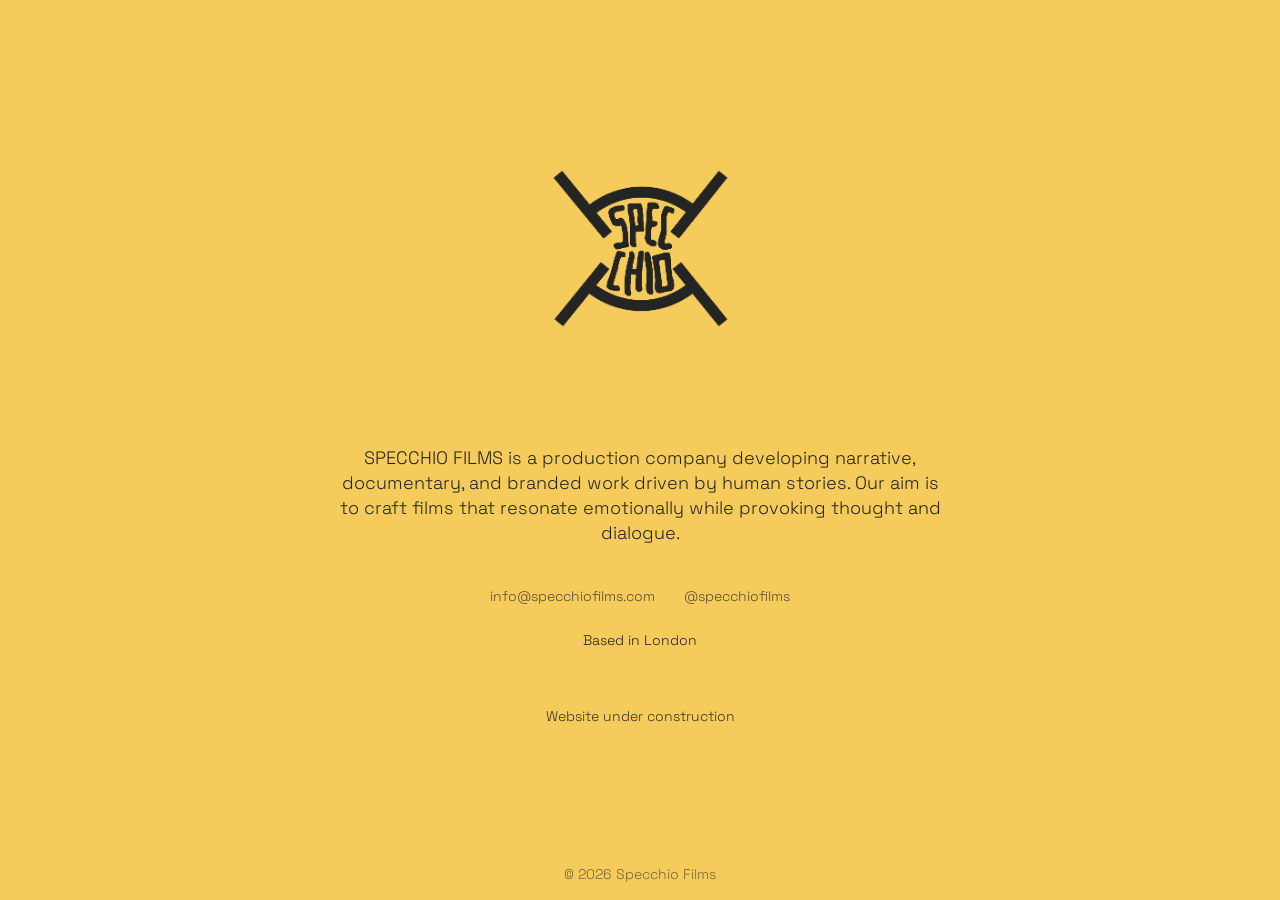
<file: index.html>
<!DOCTYPE html>
<html lang="en">
<head>
  <meta charset="UTF-8" />
  <meta name="viewport" content="width=device-width, initial-scale=1.0" />
  <title>Specchio Films — Maintenance</title>

  <!-- Typography first -->
  <link rel="stylesheet" href="./css/typography.css" />
  <link rel="stylesheet" href="./css/specchio_maintenance_page.css" />
</head>

<body>

  <div class="container">

    <div class="brand-logo">
      <img src="./images/SPECCHIO_LOGOFILES-02.png" alt="Specchio Films Logo" />
    </div>
    <p>
      SPECCHIO FILMS is a production company developing narrative, documentary, and branded work driven by human stories.
      Our aim is to craft films that resonate emotionally while provoking thought and dialogue.
    </p>

    <div class="info-sections">
      <div class="section">
        <p><a href="mailto:info@specchiofilms.com">info@specchiofilms.com</a></p>
      </div>

      <div class="section">
        <p><a href="https://instagram.com/specchiofilms" target="_blank" rel="noopener">@specchiofilms</a></p>
      </div>
    </div>

    <div class="single-section">
      <p>Based in London</p>
    </div>

    <div class="single-section-bottom">
      <p>Website under construction</p>
    </div>

  </div>

  <footer class="footer">
    <p>© 2026 Specchio Films</p>
  </footer>

</body>
</html>
</file>
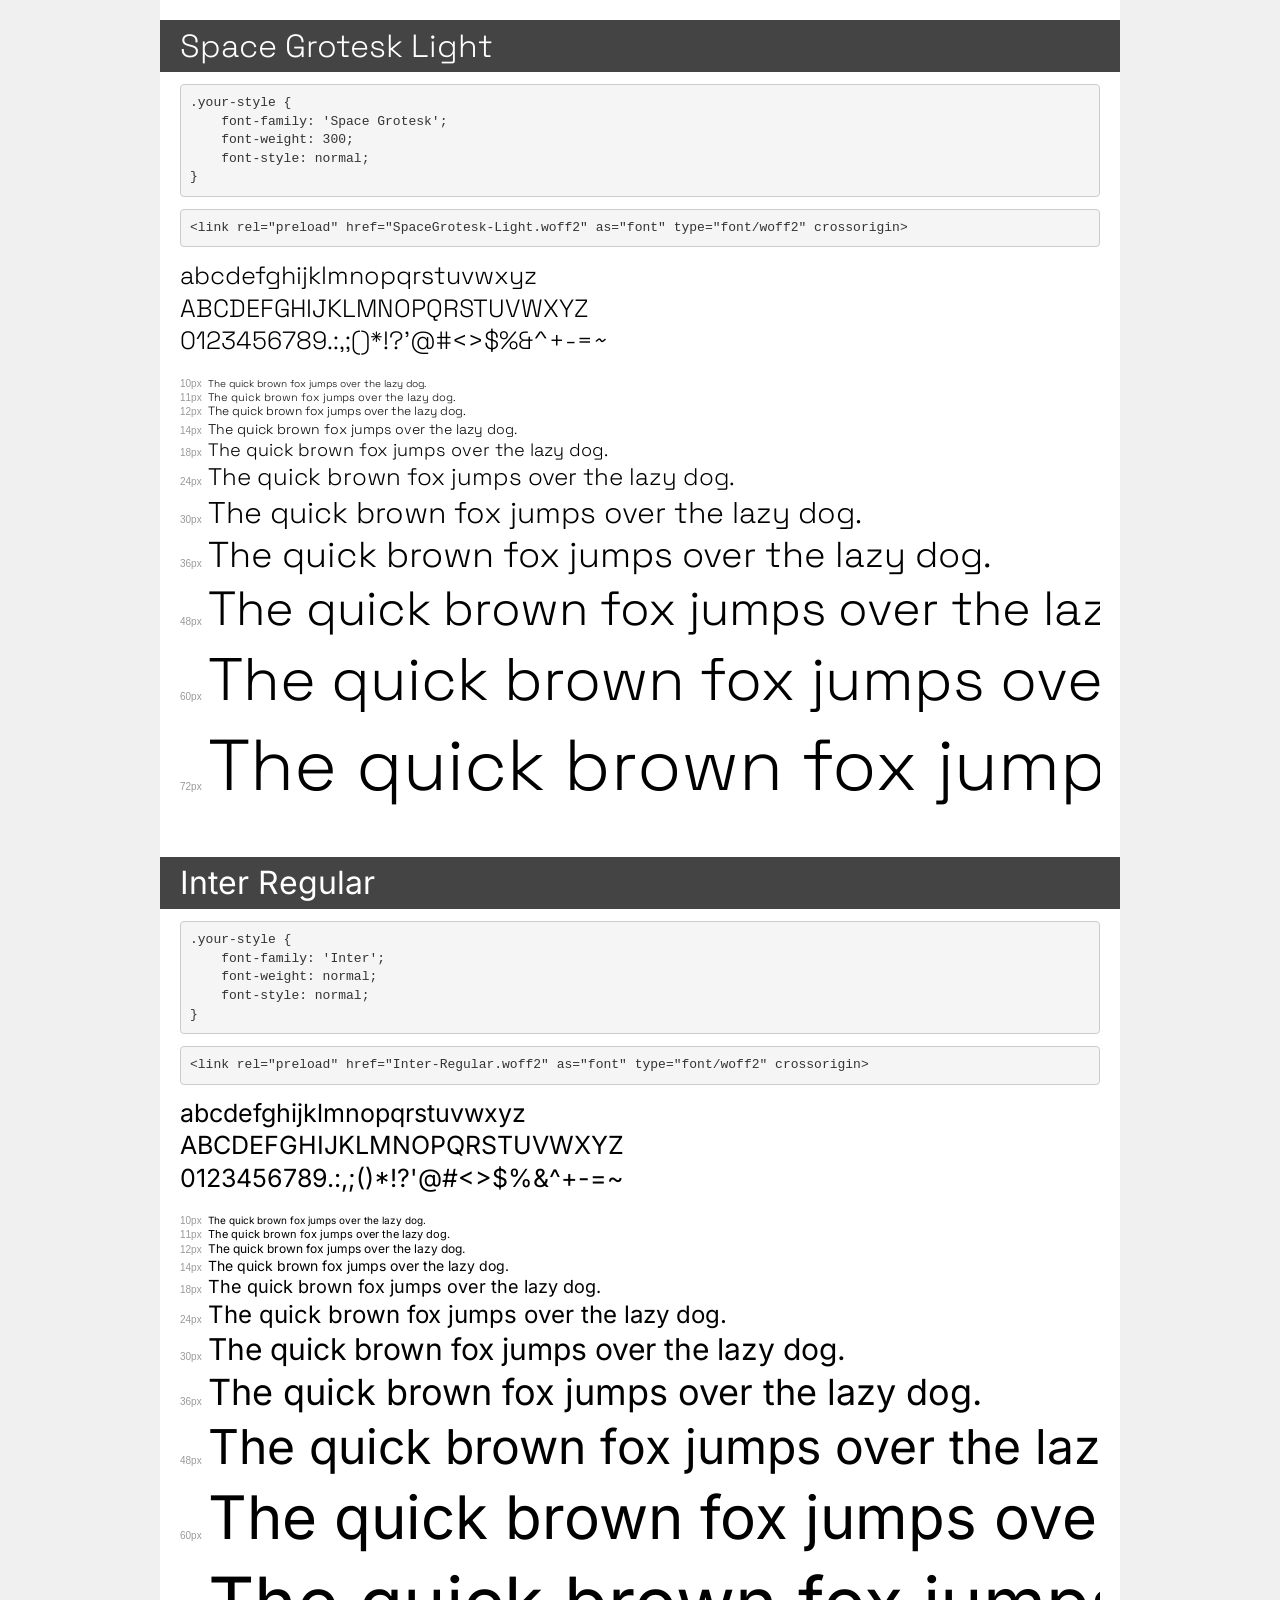
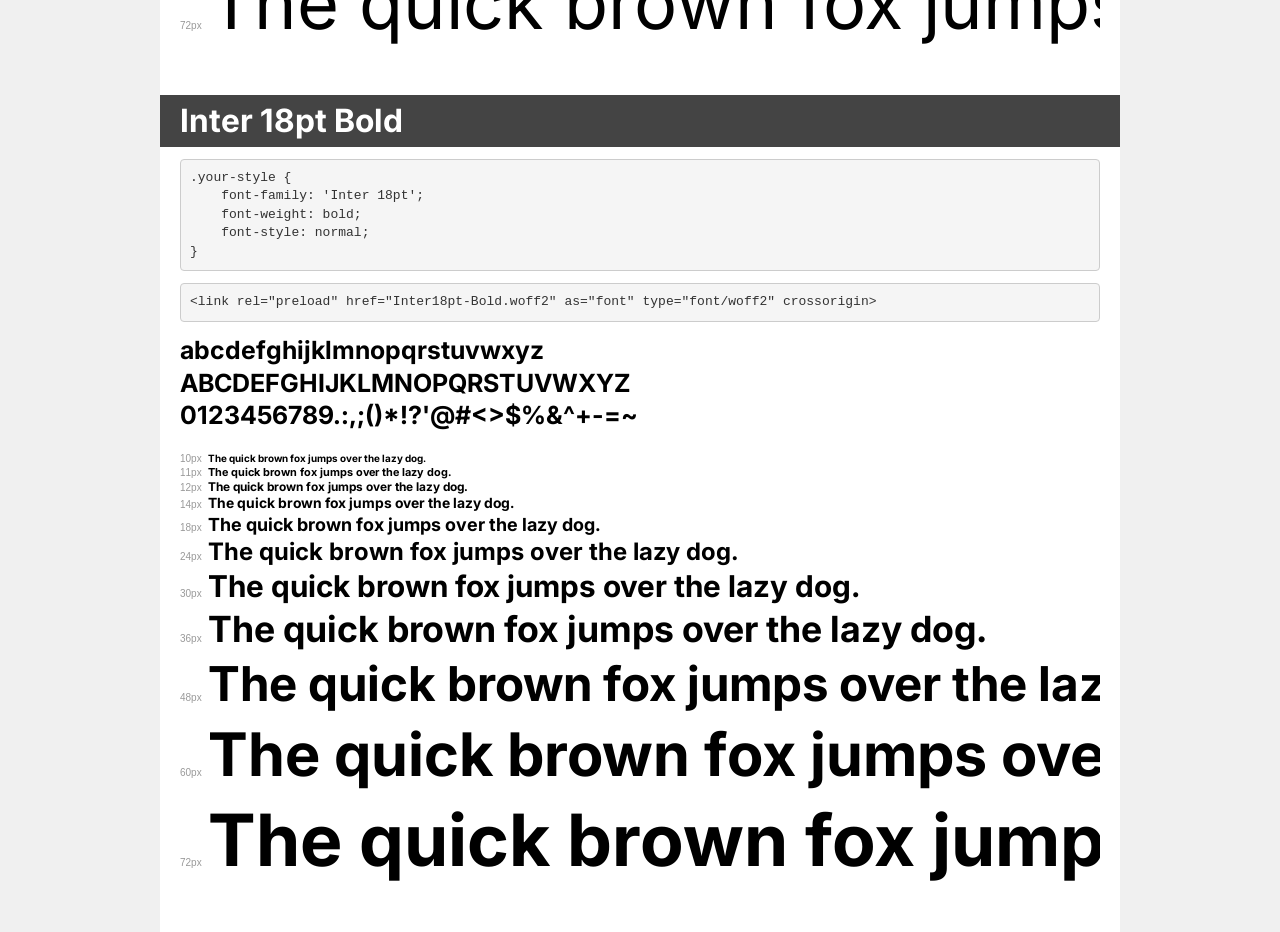
<file: fonts/demo.html>
<!DOCTYPE html>
<html lang="en">
<head>
    <meta charset="utf-8">
    <meta http-equiv="X-UA-Compatible" content="IE=edge">
    <meta name="viewport" content="width=device-width, initial-scale=1">
    <meta name="robots" content="noindex, noarchive">
    <meta name="format-detection" content="telephone=no">
    <title>Transfonter demo</title>
    <link href="stylesheet.css" rel="stylesheet">
    <style>
        /*
        http://meyerweb.com/eric/tools/css/reset/
        v2.0 | 20110126
        License: none (public domain)
        */
        html, body, div, span, applet, object, iframe,
        h1, h2, h3, h4, h5, h6, p, blockquote, pre,
        a, abbr, acronym, address, big, cite, code,
        del, dfn, em, img, ins, kbd, q, s, samp,
        small, strike, strong, sub, sup, tt, var,
        b, u, i, center,
        dl, dt, dd, ol, ul, li,
        fieldset, form, label, legend,
        table, caption, tbody, tfoot, thead, tr, th, td,
        article, aside, canvas, details, embed,
        figure, figcaption, footer, header, hgroup,
        menu, nav, output, ruby, section, summary,
        time, mark, audio, video {
            margin: 0;
            padding: 0;
            border: 0;
            font-size: 100%;
            font: inherit;
            vertical-align: baseline;
        }
        /* HTML5 display-role reset for older browsers */
        article, aside, details, figcaption, figure,
        footer, header, hgroup, menu, nav, section {
            display: block;
        }
        body {
            line-height: 1;
        }
        ol, ul {
            list-style: none;
        }
        blockquote, q {
            quotes: none;
        }
        blockquote:before, blockquote:after,
        q:before, q:after {
            content: '';
            content: none;
        }
        table {
            border-collapse: collapse;
            border-spacing: 0;
        }
        /* demo styles */
        body {
            background: #f0f0f0;
            color: #000;
        }
        .page {
            background: #fff;
            width: 920px;
            margin: 0 auto;
            padding: 20px 20px 0 20px;
            overflow: hidden;
        }
        .font-container {
            overflow-x: auto;
            overflow-y: hidden;
            margin-bottom: 40px;
            line-height: 1.3;
            white-space: nowrap;
            padding-bottom: 5px;
        }
        h1 {
            position: relative;
            background: #444;
            font-size: 32px;
            color: #fff;
            padding: 10px 20px;
            margin: 0 -20px 12px -20px;
        }
        .letters {
            font-size: 25px;
            margin-bottom: 20px;
        }
        .s10:before {
            content: '10px';
        }
        .s11:before {
            content: '11px';
        }
        .s12:before {
            content: '12px';
        }
        .s14:before {
            content: '14px';
        }
        .s18:before {
            content: '18px';
        }
        .s24:before {
            content: '24px';
        }
        .s30:before {
            content: '30px';
        }
        .s36:before {
            content: '36px';
        }
        .s48:before {
            content: '48px';
        }
        .s60:before {
            content: '60px';
        }
        .s72:before {
            content: '72px';
        }
        .s10:before, .s11:before, .s12:before, .s14:before,
        .s18:before, .s24:before, .s30:before, .s36:before,
        .s48:before, .s60:before, .s72:before {
            font-family: Arial, sans-serif;
            font-size: 10px;
            font-weight: normal;
            font-style: normal;
            color: #999;
            padding-right: 6px;
        }
        pre {
            display: block;
            padding: 9px;
            margin: 0 0 12px;
            font-family: Monaco, Menlo, Consolas, "Courier New", monospace;
            font-size: 13px;
            line-height: 1.428571429;
            color: #333;
            font-weight: normal;
            font-style: normal;
            background-color: #f5f5f5;
            border: 1px solid #ccc;
            overflow-x: auto;
            border-radius: 4px;
        }
        /* responsive */
        @media (max-width: 959px) {
            .page {
                width: auto;
                margin: 0;
            }
        }
    </style>
</head>
<body>
<div class="page">
    <div class="demo">
        <h1 style="font-family: 'Space Grotesk'; font-weight: 300; font-style: normal;">Space Grotesk Light</h1>
        <pre title="Usage">.your-style {
    font-family: 'Space Grotesk';
    font-weight: 300;
    font-style: normal;
}</pre>
        <pre title="Preload (optional)">
&lt;link rel=&quot;preload&quot; href=&quot;SpaceGrotesk-Light.woff2&quot; as=&quot;font&quot; type=&quot;font/woff2&quot; crossorigin&gt;</pre>
        <div class="font-container" style="font-family: 'Space Grotesk'; font-weight: 300; font-style: normal;">
            <p class="letters">
                abcdefghijklmnopqrstuvwxyz<br>
ABCDEFGHIJKLMNOPQRSTUVWXYZ<br>
                0123456789.:,;()*!?'@#&lt;&gt;$%&^+-=~
            </p>
            <p class="s10" style="font-size: 10px;">The quick brown fox jumps over the lazy dog.</p>
            <p class="s11" style="font-size: 11px;">The quick brown fox jumps over the lazy dog.</p>
            <p class="s12" style="font-size: 12px;">The quick brown fox jumps over the lazy dog.</p>
            <p class="s14" style="font-size: 14px;">The quick brown fox jumps over the lazy dog.</p>
            <p class="s18" style="font-size: 18px;">The quick brown fox jumps over the lazy dog.</p>
            <p class="s24" style="font-size: 24px;">The quick brown fox jumps over the lazy dog.</p>
            <p class="s30" style="font-size: 30px;">The quick brown fox jumps over the lazy dog.</p>
            <p class="s36" style="font-size: 36px;">The quick brown fox jumps over the lazy dog.</p>
            <p class="s48" style="font-size: 48px;">The quick brown fox jumps over the lazy dog.</p>
            <p class="s60" style="font-size: 60px;">The quick brown fox jumps over the lazy dog.</p>
            <p class="s72" style="font-size: 72px;">The quick brown fox jumps over the lazy dog.</p>
        </div>
    </div>

    <div class="demo">
        <h1 style="font-family: 'Inter'; font-weight: normal; font-style: normal;">Inter Regular</h1>
        <pre title="Usage">.your-style {
    font-family: 'Inter';
    font-weight: normal;
    font-style: normal;
}</pre>
        <pre title="Preload (optional)">
&lt;link rel=&quot;preload&quot; href=&quot;Inter-Regular.woff2&quot; as=&quot;font&quot; type=&quot;font/woff2&quot; crossorigin&gt;</pre>
        <div class="font-container" style="font-family: 'Inter'; font-weight: normal; font-style: normal;">
            <p class="letters">
                abcdefghijklmnopqrstuvwxyz<br>
ABCDEFGHIJKLMNOPQRSTUVWXYZ<br>
                0123456789.:,;()*!?'@#&lt;&gt;$%&^+-=~
            </p>
            <p class="s10" style="font-size: 10px;">The quick brown fox jumps over the lazy dog.</p>
            <p class="s11" style="font-size: 11px;">The quick brown fox jumps over the lazy dog.</p>
            <p class="s12" style="font-size: 12px;">The quick brown fox jumps over the lazy dog.</p>
            <p class="s14" style="font-size: 14px;">The quick brown fox jumps over the lazy dog.</p>
            <p class="s18" style="font-size: 18px;">The quick brown fox jumps over the lazy dog.</p>
            <p class="s24" style="font-size: 24px;">The quick brown fox jumps over the lazy dog.</p>
            <p class="s30" style="font-size: 30px;">The quick brown fox jumps over the lazy dog.</p>
            <p class="s36" style="font-size: 36px;">The quick brown fox jumps over the lazy dog.</p>
            <p class="s48" style="font-size: 48px;">The quick brown fox jumps over the lazy dog.</p>
            <p class="s60" style="font-size: 60px;">The quick brown fox jumps over the lazy dog.</p>
            <p class="s72" style="font-size: 72px;">The quick brown fox jumps over the lazy dog.</p>
        </div>
    </div>

    <div class="demo">
        <h1 style="font-family: 'Inter 18pt'; font-weight: bold; font-style: normal;">Inter 18pt Bold</h1>
        <pre title="Usage">.your-style {
    font-family: 'Inter 18pt';
    font-weight: bold;
    font-style: normal;
}</pre>
        <pre title="Preload (optional)">
&lt;link rel=&quot;preload&quot; href=&quot;Inter18pt-Bold.woff2&quot; as=&quot;font&quot; type=&quot;font/woff2&quot; crossorigin&gt;</pre>
        <div class="font-container" style="font-family: 'Inter 18pt'; font-weight: bold; font-style: normal;">
            <p class="letters">
                abcdefghijklmnopqrstuvwxyz<br>
ABCDEFGHIJKLMNOPQRSTUVWXYZ<br>
                0123456789.:,;()*!?'@#&lt;&gt;$%&^+-=~
            </p>
            <p class="s10" style="font-size: 10px;">The quick brown fox jumps over the lazy dog.</p>
            <p class="s11" style="font-size: 11px;">The quick brown fox jumps over the lazy dog.</p>
            <p class="s12" style="font-size: 12px;">The quick brown fox jumps over the lazy dog.</p>
            <p class="s14" style="font-size: 14px;">The quick brown fox jumps over the lazy dog.</p>
            <p class="s18" style="font-size: 18px;">The quick brown fox jumps over the lazy dog.</p>
            <p class="s24" style="font-size: 24px;">The quick brown fox jumps over the lazy dog.</p>
            <p class="s30" style="font-size: 30px;">The quick brown fox jumps over the lazy dog.</p>
            <p class="s36" style="font-size: 36px;">The quick brown fox jumps over the lazy dog.</p>
            <p class="s48" style="font-size: 48px;">The quick brown fox jumps over the lazy dog.</p>
            <p class="s60" style="font-size: 60px;">The quick brown fox jumps over the lazy dog.</p>
            <p class="s72" style="font-size: 72px;">The quick brown fox jumps over the lazy dog.</p>
        </div>
    </div>

</div>
</body>
</html>
</file>
<file: css/typography.css>
/* =========================
   TYPOGRAPHY SYSTEM
   Specchio Films
========================= */

/* ===== 1. FONT FACE ===== */

/* Space Grotesk Light */
@font-face {
  font-family: 'Space Grotesk';
  src: url('../fonts/SpaceGrotesk-Light.woff2') format('woff2'),
       url('./fonts/SpaceGrotesk-Light.woff') format('woff');
  font-weight: 300;
  font-style: normal;
  font-display: swap;
}

/* Inter Regular (for optional body/normal weight) */
@font-face {
  font-family: 'Inter';
  src: url('./fonts/Inter-Regular.woff2') format('woff2'),
       url('./fonts/Inter-Regular.woff') format('woff');
  font-weight: 400;
  font-style: normal;
  font-display: swap;
}

/* Inter Bold (for headings) */
@font-face {
  font-family: 'Inter';
  src: url('./fonts/Inter18pt-Bold.woff2') format('woff2'),
       url('./fonts/Inter18pt-Bold.woff') format('woff');
  font-weight: 700;
  font-style: normal;
  font-display: swap;
}

/* ===== 2. ROOT VARIABLES ===== */

:root {
  /* Fonts */
  --font-heading: 'Inter', sans-serif;
  --font-body: 'Space Grotesk', sans-serif;

  /* Weights */
  --fw-bold: 700;
  --fw-light: 300;

  /* Colors */
  --color-text: #111111;
  --color-muted: #666666;
  --color-bg: #ffffff;

  /* Typography scale */
  --h1: clamp(3rem, 5vw, 4.5rem);     /* 48–72px */
  --h2: clamp(1.75rem, 3vw, 2.5rem);  /* 28–40px */
  --h3: clamp(1.125rem, 2vw, 1.5rem); /* 18–24px */

  --body: 1.125rem;    /* 18px */
  --body-lg: 1.25rem;  /* 20px */
  --caption: 0.75rem;  /* 12px */

  /* Line heights */
  --lh-tight: 1.05;
  --lh-body: 1.4;

  /* Letter spacing */
  --tracking-tight: -0.01em;
  --tracking-normal: 0em;
  --tracking-wide: 0.02em;

  /* Layout */
  --max-width-text: 65ch;
}

/* ===== 3. RESET / BASE ===== */

*,
*::before,
*::after {
  box-sizing: border-box;
  margin: 0;
  padding: 0;
}

html {
  font-size: 100%;
  scroll-behavior: smooth;
}

body {
  font-family: var(--font-body);
  font-weight: var(--fw-light);
  font-size: var(--body);
  line-height: var(--lh-body);
  letter-spacing: var(--tracking-normal);
  color: var(--color-text);
  background-color: var(--color-bg);
  -webkit-font-smoothing: antialiased;
  text-rendering: optimizeLegibility;
}

/* ===== 4. HEADINGS ===== */

h1, h2, h3 {
  font-family: var(--font-heading);
  font-weight: var(--fw-bold);
  line-height: var(--lh-tight);
  letter-spacing: var(--tracking-tight);
  text-transform: uppercase;
  margin-bottom: 0.5em;
}

h1 {
  font-size: var(--h1);
  max-width: 14ch;
  margin-left: auto;
  margin-right: auto;
}

h2 {
  font-size: var(--h2);
}

h3 {
  font-size: var(--h3);
}

/* ===== 5. BODY TEXT ===== */

p {
  max-width: var(--max-width-text);
  margin-bottom: 1.25em;
}

.large-text {
  font-size: var(--body-lg);
}

.caption {
  font-size: var(--caption);
  color: var(--color-muted);
}

.meta {
  font-size: 0.75rem;
  letter-spacing: var(--tracking-wide);
  color: var(--color-muted);
}

/* ===== 6. LINKS ===== */

a {
  color: inherit;
  text-decoration: none;
  transition: opacity 0.2s ease;
}

a:hover,
a:focus {
  opacity: 0.8;
  outline: none;
}

/* ===== 7. LISTS ===== */

ul, ol {
  margin-left: 1.5rem;
  margin-bottom: 1.25em;
}

/* ===== 8. UTILITIES ===== */

.text-uppercase {
  text-transform: uppercase;
}

.text-center {
  text-align: center;
}

.text-muted {
  color: var(--color-muted);
}

.max-width-text {
  max-width: var(--max-width-text);
}

/* ===== 9. RESPONSIVE ===== */

@media (max-width: 768px) {
  :root {
    --h1: 2.5rem;
    --h2: 1.75rem;
    --h3: 1.25rem;
    --body: 1rem;
    --body-lg: 1.125rem;
  }

  h1, h2, h3 {
    letter-spacing: 0;
  }
}

/* ===== 10. SELECTION ===== */

::selection {
  background: #000;
  color: #fff;
}
</file>
<file: css/specchio_maintenance_page.css>
/* =========================
   MAINTENANCE PAGE LAYOUT
========================= */

/* ===== BODY ===== */
html, body {
  height: 100%;
  margin: 0;
  padding: 0;
  background: #F5CB5C;
  color: #242423;
  font-family: "Space Grotesk", sans-serif;
  font-weight: 300;
  -webkit-font-smoothing: antialiased;
  -moz-osx-font-smoothing: grayscale;
  text-rendering: optimizeLegibility;
}

body {
  display: flex;
  flex-direction: column;
  min-height: 100vh;
}

/* ===== CONTAINER ===== */
.container {
  flex: 1 0 auto;           
  display: flex;
  flex-direction: column;
  align-items: center;      
  justify-content: center;  
  text-align: center;
  padding: 2rem;
  gap: 1.5rem;
  max-width: 700px;
  margin: 0 auto;
  box-sizing: border-box;
}

/* ===== LOGO ===== */
.brand-logo {
  margin-bottom: 1.5rem;
}

.brand-logo img {
  width: 300px;              /* oversized logo for desktop */
  max-width: 95%;            /* responsive constraint */
  height: auto;
  image-rendering: crisp-edges;
  image-rendering: -webkit-optimize-contrast;
}

/* ===== MAIN TITLE ===== */
.container h1 {
  max-width: 12ch;
  margin: 0 auto;
  font-family: "Inter", sans-serif;
  font-weight: 700;
  line-height: 1.05;
  text-transform: uppercase;
}

/* ===== BODY TEXT ===== */
.container p {
  max-width: 55ch;
  font-weight: 300;
  font-size: 1.125rem;
  line-height: 1.4;
  margin-bottom: 1rem;
}

/* ===== SINGLE SECTION ===== */
.single-section p {
  font-size: 0.9rem;
  font-weight: 400;
  margin-bottom: 1rem;
}

/* ===== INFO SECTIONS ===== */
.info-sections {
  display: flex;
  justify-content: space-between;
  align-items: center;
  width: 100%;
  max-width: 300px;
}

.section {
  flex: 1;
}

.section:first-child {
  text-align: left;
}

.section:last-child {
  text-align: right;
}

.section p {
  font-size: 0.9rem;
  font-weight: 400;
  margin: 0;
}

.section a {
  color: inherit;
  text-decoration: none;
  font-weight: 400;
  opacity: 0.75;
  transition: opacity 0.2s ease;
}

.section a:hover,
.section a:focus {
  text-decoration: underline;
  opacity: 1;
}

/* ===== SINGLE SECTION BOTTOM ===== */
.single-section-bottom p {
  font-size: 0.9rem;
  font-weight: 500;
  margin-top: 1rem;
  text-align: center;
  opacity: 0.9;
}

/* ===== FOOTER ===== */
.footer {
    flex-shrink: 0;           
    width: 100%;              
    text-align: center;       
    padding: 1rem 0;
    font-size: 0.9rem;
    font-weight: 500;
    opacity: 0.6;
}

.footer p {
    max-width: 100%;
    margin: 0;
    text-align: center;
}

/* =========================
   MOBILE RESPONSIVE ADJUSTMENTS
========================= */
@media (max-width: 768px) {
  /* Reduce top margin for logo and shift content slightly up */
  .container {
    justify-content: flex-start;
  }

  .brand-logo {
    margin-bottom: 0.8rem;     /* smaller gap below logo */
  }
  
  .brand-logo img {
    width: 280px;
    max-width: 90%;
    height: auto;
    margin-top: 4rem;
  }

  /* Main heading smaller but readable */
  .container h1 {
    font-size: 1.9rem;
    line-height: 1.1;
  }

  /* Body text smaller */
  .container p {
    font-size: 1rem;
    line-height: 1.35;
  }

  /* Single-section text */
  .single-section p {
    font-size: 0.9rem;
  }

  /* Footer adjustments */
  .footer {
    padding: 0.75rem 0;
    font-size: 0.85rem;
    text-align: center;
  }

  .footer p {
    max-width: 100%;
    margin: 0;
    text-align: center;
  }

  /* Single-section bottom */
  .single-section-bottom p {
    font-size: 0.85rem;
    margin-top: 0.75rem;
    text-align: center;
  }
}

@media (max-width: 600px) {
  /* Shift content upward more on small mobile */
  .container {
    gap: 1rem;
    padding: 1rem;
  }

  .brand-logo {
    margin-bottom: 0.5rem;
  }

  .brand-logo img {
    width: 240px;
    max-width: 95%;
    height: auto;
    margin-top: 4rem;
  }

  /* Headings smaller for small screens */
  .container h1 {
    font-size: 1.6rem;
    line-height: 1.15;
  }

  /* Body text smaller for mobile */
  .container p {
    font-size: 0.9rem;
    line-height: 1.3;
  }

  /* Single-section text */
  .single-section p {
    font-size: 0.85rem;
  }

  /* Info sections stacked vertically */
  .info-sections {
    flex-direction: column;
    gap: 0.5rem;
    max-width: 100%;
  }

  /* Sections centered */
  .section {
    text-align: center !important;
  }

  /* Footer and bottom section proportional */
  .footer {
    padding: 0.5rem 0;
    font-size: 0.8rem;
  }

  .footer p {
    font-size: 0.8rem;
  }

  .single-section-bottom p {
    font-size: 0.8rem;
    margin-top: 0.5rem;
  }
}
</file>
<file: fonts/stylesheet.css>
@font-face {
    font-family: 'Space Grotesk';
    src: url('SpaceGrotesk-Light.woff2') format('woff2'),
        url('SpaceGrotesk-Light.woff') format('woff');
    font-weight: 300;
    font-style: normal;
    font-display: swap;
}

@font-face {
    font-family: 'Inter';
    src: url('Inter-Regular.woff2') format('woff2'),
        url('Inter-Regular.woff') format('woff');
    font-weight: normal;
    font-style: normal;
    font-display: swap;
}

@font-face {
    font-family: 'Inter 18pt';
    src: url('Inter18pt-Bold.woff2') format('woff2'),
        url('Inter18pt-Bold.woff') format('woff');
    font-weight: bold;
    font-style: normal;
    font-display: swap;
}
</file>
